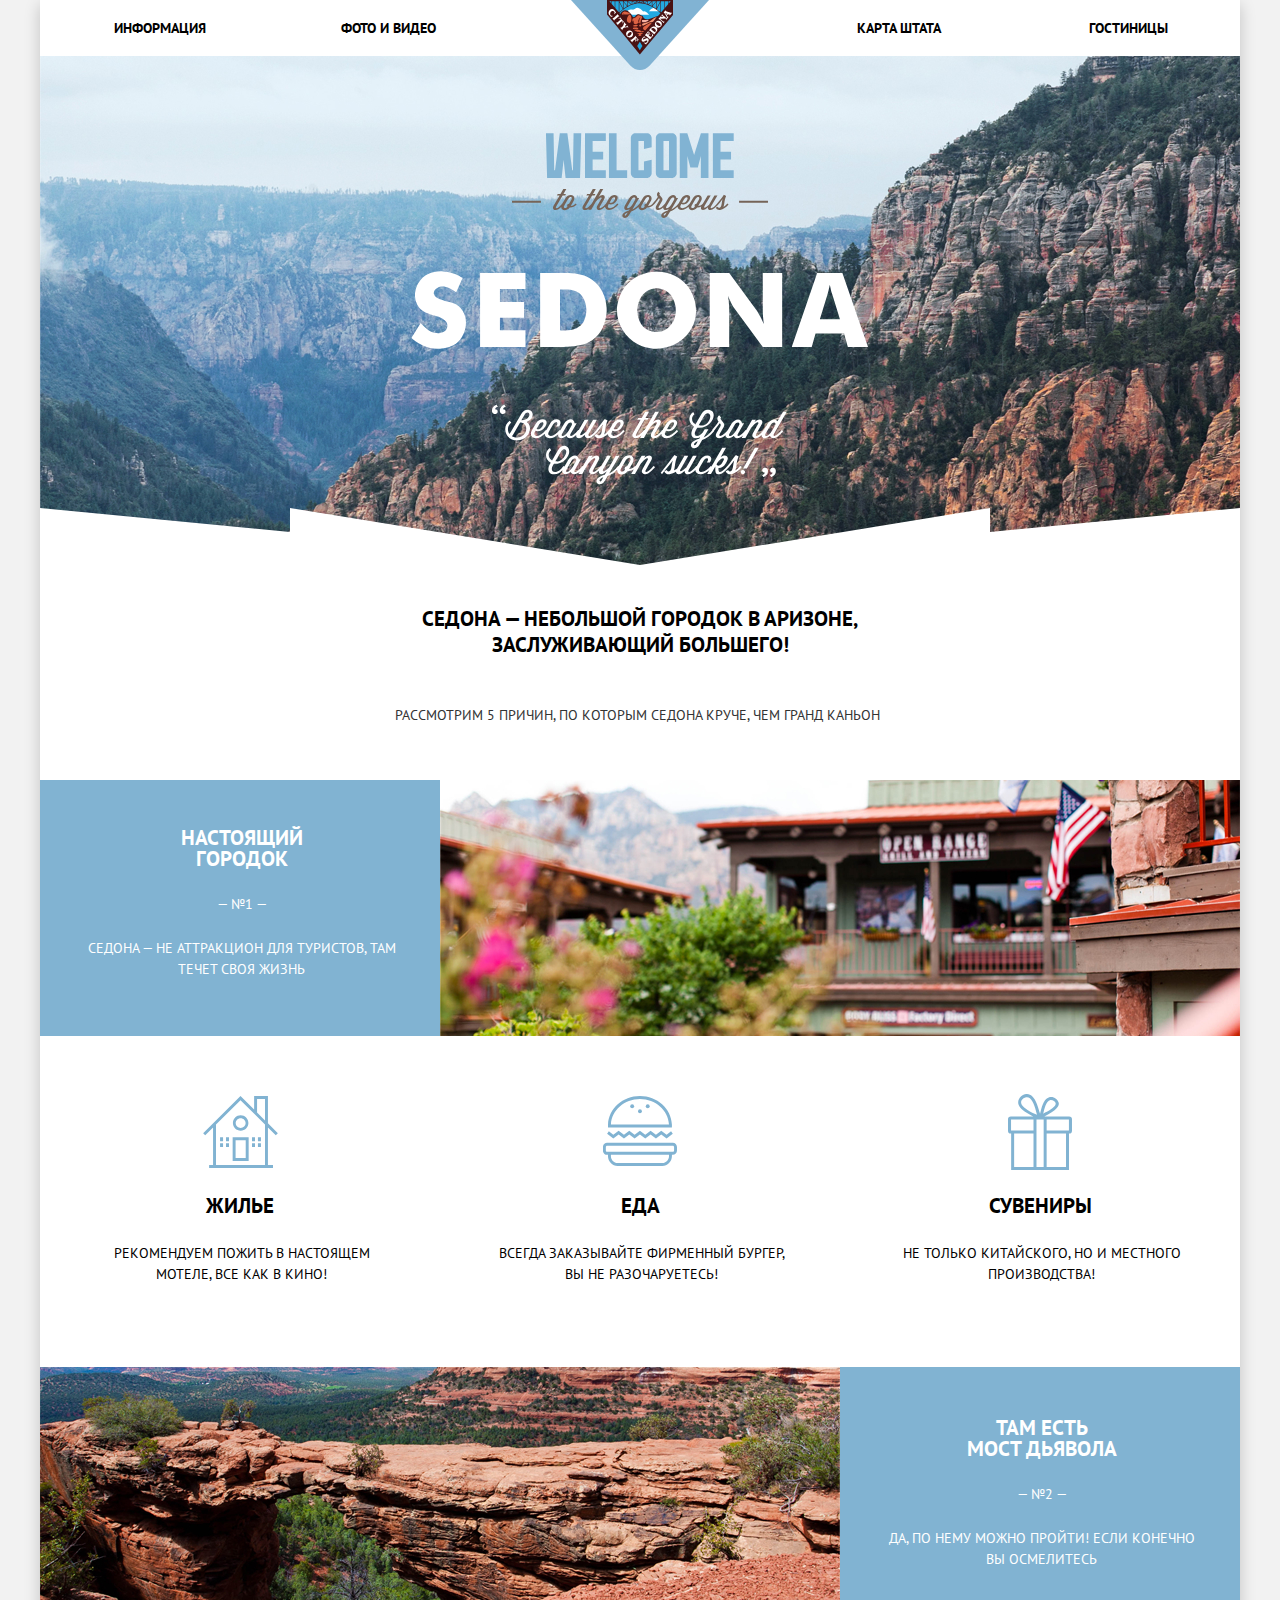
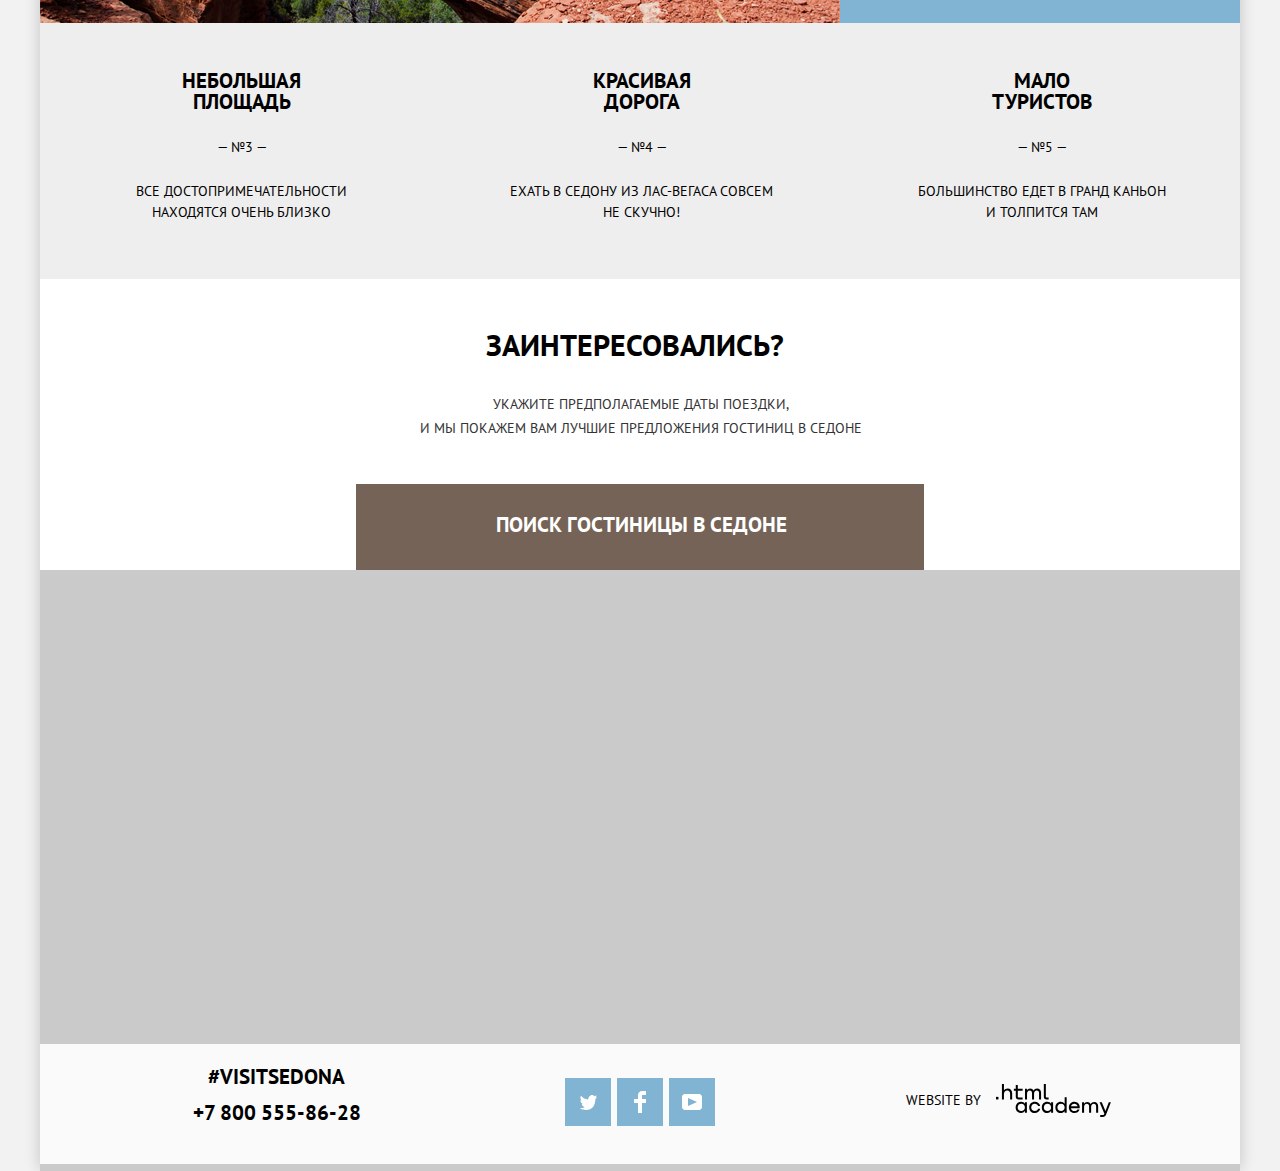
<file: index.html>
<!--  Доработка 30.06.21  -->
<!DOCTYPE html>
<html lang="ru">

<head>
    <meta charset="utf-8">
    <title>HTML Academy: Седона</title>
    <link href="https://fonts.googleapis.com/css?family=PT+Sans:400,700&amp;subset=cyrillic" rel="stylesheet">
    <link rel="icon" href="favicon.ico">
    <link rel="stylesheet" href="css/normalize.css">
    <link rel="stylesheet" href="css/style.css">
</head>

<body class="page-body">
    <header class="main-header">
        <nav class="main-nav">
            <!--главное меню сайта-->
            <a class="main-header-logo">
                <img src="img/icons/logo.svg" width="138" height="70" alt="Логотип города Седона">
            </a>
            <ul class="site-nav">
                <li>
                    <a class="nav-item" href="#">Информация</a>
                </li>
                <li>
                    <a class="nav-item" href="#">Фото и видео</a>
                </li>
                <li>
                    <a class="nav-item" href="#">Карта штата</a>
                </li>
                <li>
                    <a class="nav-item" href="catalog.html">Гостиницы</a>
                </li>
            </ul>
        </nav>
        <!--конец разметки главного меню-->
    </header>
    <main class="container">
        <!--основное содержание страницы-->

        <section class="welcome-block">
            <!--при стилизации нужно установить для этого блока свойство background-->
            <img src="img/icons/bgr-caption.svg" width="458" height="352" alt="Welcome to Sedona">
        </section>

        <section class="about-town">
            <h2 class="visually-hidden">Преимущества</h2>
            <h1>Седона &mdash; небольшой городок в Аризоне,<br /> заслуживающий большего!</h1>
            <p>Рассмотрим 5 причин, по которым Седона круче, чем Гранд Каньон</p>
        </section>

        <section class="advantages">
            <ul class="advantages-list">
                <!--список - 5 достоинств Седоны-->
                <li class="advantages-item advantages-item-full">
                    <!-- №1 -->
                    <div class="advantages-item-text">
                        <h2>Настоящий<br /> городок</h2>
                        <span>&mdash; №1 &mdash;</span>
                        <p>Седона &mdash; не аттракцион для туристов, там<br /> течет своя жизнь</p>
                    </div>
                    <div class="advantages-item-pict">
                        <img src="img/town-view.jpg" width="800" height="256" alt="Вид города">
                    </div>
                    <ul class="stuff-list">
                        <li class="stuff-item house">
                            <h3>Жилье</h3>
                            <p>Рекомендуем пожить в настоящем<br /> мотеле, все как в кино!</p>
                        </li>
                        <li class="stuff-item food">
                            <h3>Еда</h3>
                            <p>Всегда заказывайте фирменный бургер,<br /> вы не разочаруетесь!</p>
                        </li>
                        <li class="stuff-item souvenir">
                            <h3>Сувениры</h3>
                            <p>Не только китайского, но и местного<br /> производства!</p>
                        </li>
                    </ul>
                </li>
                <li class="advantages-item advantages-item-full">
                    <!-- №2 -->
                    <div class="advantages-item-pict">
                        <img src="img/devil-bridge.jpg" width="800" height="256" alt="Мост">
                    </div>
                    <div class="advantages-item-text">
                        <h2 style="margin-top: 18px">Там есть<br /> мост дьявола</h2>
                        <span>&mdash; №2 &mdash;</span>
                        <p>Да, по нему можно пройти! Если конечно<br /> вы осмелитесь</p>
                    </div>
                </li>
                <li class="advantages-item">
                    <!-- №3 -->
                    <div class="advantages-item-text">
                        <h2>Небольшая<br /> площадь</h2>
                        <span>&mdash; №3 &mdash;</span>
                        <p>Все достопримечательности<br /> находятся очень близко</p>
                    </div>
                </li>
                <li class="advantages-item">
                    <!-- №4 -->
                    <div class="advantages-item-text">
                        <h2>Красивая<br /> дорога</h2>
                        <span>&mdash; №4 &mdash;</span>
                        <p>Ехать в Седону из Лас-Вегаса совсем<br /> не скучно!</p>
                    </div>
                </li>
                <li class="advantages-item">
                    <!-- №5 -->
                    <div class="advantages-item-text">
                        <h2>Мало<br /> туристов</h2>
                        <span>&mdash; №5 &mdash;</span>
                        <p>Большинство едет в Гранд Каньон<br /> и толпится там</p>
                    </div>
                </li>
            </ul>
        </section>
        <!--advantages-->

        <section class="search-offers">
            <h2 class="visually-hidden">Предложения</h2>
            <h2>Заинтересовались?</h2>
            <p>Укажите предполагаемые даты поездки,<br />
                и мы покажем вам лучшие предложения гостиниц в Седоне
            </p>
            <button class="search-btn" type="button"><span>Поиск гостиницы в Седоне</span></button>
        </section>

        <section class="map">
            <h2 class="visually-hidden">Карта</h2>
            <form class="hotel-form" action="https://echo.htmlacademy.ru" method="get">
                <!--делаем разметку всплывающей формы поиска отеля-->
                <div class="hotel-form-item">
                    <label for="arrive-date">Дата заезда:</label>
                    <div class="input-date-block">
                        <input type="text" name="arrive-date" id="arrive-date" placeholder="24 апреля 2017">
                        <button class="calendar-btn" type="button"><span class="visually-hidden">Календарь</span></button>
                    </div>
                </div>
                <div class="hotel-form-item">
                    <label for="depart-date">Дата выезда:</label>
                    <div class="input-date-block">
                        <input type="text" name="depart-date" id="depart-date" placeholder="4 июля 2017">
                        <button class="calendar-btn" type="button"><span class="visually-hidden">Календарь</span></button>
                    </div>
                </div>
                <div class="hotel-form-item">
                    <label for="adult-count">Взрослые:</label>
                    <button class="minus-btn adult-btn" type="button"><span class="visually-hidden">Уменьшить количество</span></button>
                    <input type="text" name="adult-count" id="adult-count" placeholder="2">
                    <button class="plus-btn adult-btn" type="button"><span class="visually-hidden">Увеличить количество</span></button>
                    <label for="child-count">Дети:</label>
                    <button class="minus-btn child-btn" type="button"><span class="visually-hidden">Уменьшить количество</span></button>
                    <input type="text" name="child-count" id="child-count" placeholder="0">
                    <button class="plus-btn child-btn" type="button"><span class="visually-hidden">Увеличить количество</span></button>
                </div>
                <button class="hotel-find-btn" type="submit"><span>Найти</span></button>
            </form>
            <h2 class="visually-hidden">Карта</h2>
            <iframe class="google-map" src="https://www.google.com/maps/embed?pb=!1m18!1m12!1m3!1d838162.8883463296!2d-112.35552755251767!3d34.854373356423885!2m3!1f0!2f0!3f0!3m2!1i1024!2i768!4f13.1!3m3!1m2!1s0x872da132f942b00d%3A0x5548c523fa6c8efd!2z0KHQtdC00L7QvdCwLCDQkNGA0LjQt9C-0L3QsCA4NjMzNiwg0KHQqNCQ!5e0!3m2!1sru!2sby!4v1512217283379" width="1199" height="593" allowfullscreen title="Карта города Седона"></iframe>
            <img class="map-img" src="img/map.png" width="1199" height="593" alt="Изображение карты города">
        </section>

    </main>
    <!--конец разметки основного содержимого-->

    <footer class="main-footer">
        <!--начало разметки футера-->
        <div class="footer-tag">
            <span>#visitsedona</span>
            <a href="">+7 800 555-86-28</a>
        </div>
        <ul class="social">
            <li class="social-item">
                <a class="social-btn twitter" href="#"><span class="visually-hidden">Ссылка на страницу в Twitter</span></a>
            </li>
            <li class="social-item">
                <a class="social-btn facebook" href="#"><span class="visually-hidden">Ссылка на страницу в Facebook</span></a>
            </li>
            <li class="social-item">
                <a class="social-btn youtube" href="#"><span class="visually-hidden">Ссылка на канал в YouTube</span></a>
            </li>
        </ul>
        <div class="html-logo">
            <span>website by</span>
            <a class="html-logo-link" href="https://up.htmlacademy.ru/htmlcss/31?_ga=2.60375145.592571835.1624975184-232171182.1624975184">
                <span class="visually-hidden">Разработано HTML Academy</span>
                <svg width="115" height="33" viewBox="0 0 115 33" fill="none" aria-hidden="true" focusable="false" role="img" xmlns="http://www.w3.org/2000/svg">
                    <path d="M0 12.8691V15.4429H2.45789V12.8691H0Z" fill="currentColor" />
                    <path d="M11.6466 4.52562C10.0863 4.52562 8.82534 5.23341 8.03454 6.26294H7.94905V0H5.91864V15.4429H7.94905V10.1451C7.94905 8.02172 9.27418 6.49888 11.2191 6.49888C13.0572 6.49888 14.1258 7.87158 14.1258 9.71614V15.4429H16.1563V9.35153C16.1563 6.41308 14.3396 4.52562 11.6466 4.52562Z" fill="currentColor" />
                    <path d="M26.6171 4.82696H21.8082V1.07349H19.7778V4.82696H17.8542V6.80022H19.7778V12.7843C19.7778 14.5002 20.7396 15.4439 22.4708 15.4439H26.6171V13.4492H22.8769C22.193 13.4492 21.8082 13.0632 21.8082 12.3983V6.80022H26.6171V4.82696Z" fill="currentColor" />
                    <path d="M41.1215 4.54712C39.497 4.54712 38.2576 5.34071 37.5736 6.60618H37.5095C36.8897 5.36217 35.7356 4.54712 34.154 4.54712C32.7434 4.54712 31.6746 5.29781 31.0336 6.3488H30.948V4.82596H29.0031V15.4429H31.0336V9.99504C31.0336 8.00032 32.0806 6.54184 33.6624 6.49894C35.1584 6.45604 36.0347 7.52847 36.0347 9.13708V15.4429H38.0652V9.82343C38.0652 7.44266 39.4758 6.49894 40.6941 6.49894C42.1688 6.49894 43.0452 7.52847 43.0452 9.13708V15.4429H45.0754V8.92261C45.0754 6.3488 43.6221 4.54712 41.1215 4.54712Z" fill="currentColor" />
                    <path d="M47.8271 12.6975C47.8271 14.4348 48.8103 15.4429 50.6269 15.4429H52.6359V13.4696H50.9261C50.2422 13.4696 49.8574 13.0835 49.8574 12.4186V0H47.8271V12.6975Z" fill="currentColor" />
                    <path d="M28.9048 19.6888H28.8192C28.027 18.6227 26.7425 17.8764 25.0295 17.8551C21.882 17.8124 19.6338 20.1365 19.6338 23.4202C19.6338 26.7252 21.9248 29.0494 25.008 29.0068C26.7637 28.9853 28.027 28.1965 28.8192 27.0663H28.9048V28.7081H30.9177V18.1536H28.9048V19.6888ZM25.3077 27.0451C23.081 27.0451 21.6679 25.4245 21.6679 23.4202C21.6679 21.4159 23.081 19.7954 25.3077 19.7954C27.4703 19.7954 28.8836 21.4159 28.8836 23.4202C28.8836 25.4033 27.4703 27.0451 25.3077 27.0451Z" fill="currentColor" />
                    <path d="M44.2095 21.9915C43.717 19.6034 41.5973 17.855 38.8139 17.855C35.4524 17.855 33.2042 20.307 33.2042 23.4201C33.2042 26.5331 35.4524 29.0067 38.8139 29.0067C41.5973 29.0067 43.717 27.2155 44.2095 24.8061H42.0898C41.6617 26.1494 40.3984 27.0662 38.8354 27.0662C36.6513 27.0662 35.2381 25.4244 35.2381 23.4201C35.2381 21.4158 36.6513 19.7953 38.8354 19.7953C40.4625 19.7953 41.6617 20.7548 42.0898 21.9915H44.2095Z" fill="currentColor" />
                    <path d="M55.0836 19.6888H54.998C54.2058 18.6227 52.921 17.8764 51.2081 17.8551C48.0607 17.8124 45.8125 20.1365 45.8125 23.4202C45.8125 26.7252 48.1036 29.0494 51.1866 29.0068C52.9425 28.9853 54.2058 28.1965 54.998 27.0663H55.0836V28.7081H57.0962V18.1536H55.0836V19.6888ZM51.4866 27.0451C49.2596 27.0451 47.8466 25.4245 47.8466 23.4202C47.8466 21.4159 49.2596 19.7954 51.4866 19.7954C53.6491 19.7954 55.0622 21.4159 55.0622 23.4202C55.0622 25.4033 53.6491 27.0451 51.4866 27.0451Z" fill="currentColor" />
                    <path d="M68.6538 19.7953H68.5682C67.776 18.6652 66.4483 17.8763 64.7568 17.855C61.6738 17.8123 59.3827 20.1365 59.3827 23.4415C59.3827 26.7251 61.6309 29.0493 64.7783 29.0067C66.4483 28.9853 67.776 28.239 68.5468 27.1729H68.6538V28.708H70.6665V13.356H68.6538V19.7953ZM65.0568 27.0662C62.8298 27.0662 61.4168 25.4458 61.4168 23.4415C61.4168 21.4372 62.8298 19.8166 65.0568 19.8166C67.2193 19.8166 68.6324 21.4585 68.6324 23.4415C68.6324 25.4458 67.2193 27.0662 65.0568 27.0662Z" fill="currentColor" />
                    <path d="M78.3297 17.855C75.0752 17.855 72.8483 20.3497 72.8483 23.4414C72.8483 26.4479 74.9467 29.0067 78.3724 29.0067C80.8561 29.0067 82.8475 27.6633 83.5541 25.4244H81.4342C80.9634 26.4267 79.8286 27.0662 78.4582 27.0662C76.5312 27.0662 75.1608 25.7869 75.0108 24.1451H83.7682C84.0464 20.6269 81.8412 17.855 78.3297 17.855ZM78.2868 19.7953C79.9783 19.7953 81.2416 20.8401 81.5627 22.354H75.0538C75.3534 20.8614 76.6168 19.7953 78.2868 19.7953Z" fill="currentColor" />
                    <path d="M98.1985 17.8762C96.5713 17.8762 95.3295 18.6651 94.6443 19.9232H94.5799C93.9591 18.6865 92.8029 17.8762 91.2184 17.8762C89.8054 17.8762 88.7347 18.6225 88.0924 19.6673H88.0068V18.1534H86.0583V28.7079H88.0924V23.2921C88.0924 21.3091 89.1417 19.8592 90.7261 19.8165C92.2247 19.7739 93.1028 20.84 93.1028 22.4392V28.7079H95.1368V23.1215C95.1368 20.7547 96.5499 19.8165 97.7703 19.8165C99.2477 19.8165 100.125 20.84 100.125 22.4392V28.7079H102.16V22.226C102.16 19.6673 100.704 17.8762 98.1985 17.8762Z" fill="currentColor" />
                    <path d="M109.441 27.0237L105.801 18.1536H103.553L108.392 29.7104L108.371 29.753C108.028 30.6272 107.643 30.947 106.701 30.947H104.196V32.9726H106.701C108.542 32.9726 109.527 32.1411 110.212 30.3499L114.88 18.1536H112.803L109.441 27.0237Z" fill="currentColor" />
                </svg>
            </a>
        </div>
    </footer>
    <script src="js/script.js"></script>
</body>

</html>
</file>
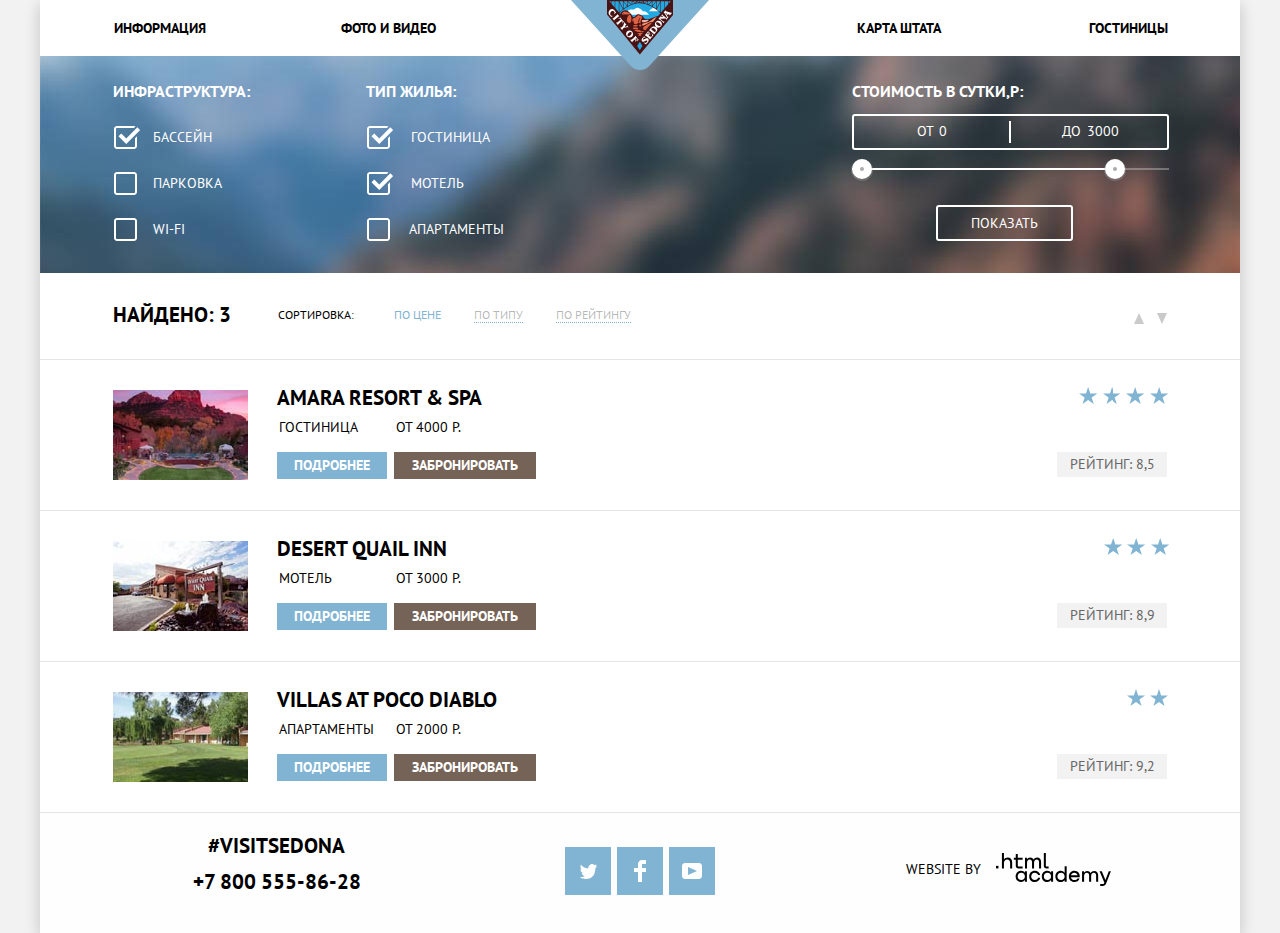
<file: catalog.html>
<!DOCTYPE html>
<html lang="ru">

<head>
  <meta charset="utf-8">
  <title>Каталог</title>
  <link href="https://fonts.googleapis.com/css?family=PT+Sans:400,700&amp;subset=cyrillic" rel="stylesheet">
  <link rel="icon" href="favicon.ico">
  <link rel="stylesheet" href="css/normalize.css">
  <link rel="stylesheet" href="css/style.css">
</head>

<body class="page-body">
  <header class="main-header">
    <nav class="main-nav">
      <!--главное меню сайта-->
      <a class="main-header-logo" href="index.html">
        <img src="img/icons/logo.svg" width="138" height="70" alt="Логотип города Седона">
      </a>
      <ul class="site-nav">
        <li>
          <a class="nav-item" href="#">Информация</a>
        </li>
        <li>
          <a class="nav-item" href="#">Фото и видео</a>
        </li>
        <li>
          <a class="nav-item" href="#">Карта штата</a>
        </li>
        <li>
          <a class="nav-item">Гостиницы</a>
        </li>
      </ul>
    </nav>
    <!--конец разметки главного меню-->
  </header>

  <main>
    <!--начало разметки основной части страницы-->
    <h1 class="visually-hidden">Каталог отелей Седоны</h1>
    <section class="hotel-select">
      <!--делаем разметку всплывающей формы поиска отеля-->
      <h2 class="visually-hidden">Выбор из каталога</h2>
      <form class="hotel-catalog-form" action="https://echo.htmlacademy.ru" method="get">
        <fieldset>
          <legend>Инфраструктура:</legend>
          <ul class="hotel-options-list">
            <li class="hotel-option">
              <input class="filter-input visually-hidden" type="checkbox" name="pool" id="pool" checked>
              <label for="pool">Бассейн</label>
            </li>
            <li class="hotel-option">
              <input class="filter-input visually-hidden" type="checkbox" name="parking" id="parking">
              <label for="parking">Парковка</label>
            </li>
            <li class="hotel-option">
              <input class="filter-input visually-hidden" type="checkbox" name="wi-fi" id="wi-fi">
              <label for="wi-fi">Wi-Fi</label>
            </li>
          </ul>
        </fieldset>
        <fieldset>
          <legend>Тип жилья:</legend>
          <ul class="hotel-options-list">
            <li class="hotel-option">
              <input class="filter-input visually-hidden" type="checkbox" name="hotel" id="hotel" checked>
              <label for="hotel">Гостиница</label>
            </li>
            <li class="hotel-option">
              <input class="filter-input visually-hidden" type="checkbox" name="motel" id="motel" checked>
              <label for="motel">Мотель</label>
            </li>
            <li class="hotel-option">
              <input class="filter-input visually-hidden" type="checkbox" name="apartments" id="apartments">
              <label for="apartments">Апартаменты</label>
            </li>
          </ul>
        </fieldset>
        <div class="price-fieldset">
          <fieldset>
            <legend>Стоимость в сутки,р:</legend>
            <div class="price-controls">
              <label class="label-price" for="min-price">от <input class="input-price" type="text" name="min-price" id="min-price" value="0"></label>
              <label class="label-price" for="max-price">до <input class="input-price" type="text" name="max-price" id="max-price" value="3000"></label>
            </div>
            <div class="range-controls">
              <div class="scale">
                <div class="bar"></div>
              </div>
              <div class="range-toggle range-toggle-min">
                <span class="visually-hidden">Ползунок минимальной цены</span>
              </div>
              <div class="range-toggle range-toggle-max">
                <span class="visually-hidden">Ползунок максимальной цены</span>
              </div>
            </div>
          </fieldset>
          <button class="filter-btn" type="submit"><span>Показать</span></button>
        </div>
        <!--price-fieldset-->
      </form>
    </section>

    <section class="hotel-catalog-sort">
      <!--выбор отеля из каталога-->
      <h2 class="visually-hidden">Результаты выбора</h2>
      <div class="hotels-sort">
        <span class="hotels-count">Найдено: 3</span>
        <span class="sorting-text">Сортировка:</span>
        <ul class="sorting-list">
          <li>
            <a class="sorting-active" href="#">по цене</a>
          </li>
          <li>
            <a href="#">по типу</a>
          </li>
          <li>
            <a href="#">по рейтингу</a>
          </li>
        </ul>
        <ul class="arrows-list">
          <li>
            <a class="arrow-up" href="#"><span class="visually-hidden">Сортировать по возрастанию</span></a>
          </li>
          <li>
            <a class="arrow-down arrow-active" href="#"><span class="visually-hidden">Сортировать по убыванию</span></a>
          </li>
        </ul>
      </div>

      <ul class="hotel-catalog-list">
        <!--отображение каталога отелей-->

        <li class="catalog-item">

          <article class="catalog-item-data">
            <img src="img/catalog-img-1.jpg" width="135" height="90" alt="Фотография Amara resort">

            <div class="catalog-item-description">
              <h2><a class="catalog-item-title" href="#">Amara resort &#38; spa</a></h2>
              <div class="catalog-item-detail">
                <p class="hotel-type">Гостиница</p>
                <a class="info-btn" href="#">Подробнее</a>
              </div>
              <div class="booking">
                <p class="hotel-price">От 4000 р.</p>
                <a class="book-btn" href="#">Забронировать</a>
              </div>
            </div>
            <!--catalog-item-description-->
            <div class="rating-data">
              <div class="rating-stars four-stars">
                <!--размещаем звёзды в background-image-->
                <span class="visually-hidden">4 звезды</span>
              </div>
              <span class="rating-score">Рейтинг: 8,5</span>
            </div>
            <!--rating-data-->
          </article>

        </li> <!-- catalog-item -->


        <li class="catalog-item">
          <article class="catalog-item-data">
            <img src="img/catalog-img-2.jpg" width="135" height="90" alt="Фотография Desert Quail">

            <div class="catalog-item-description">
              <h2><a class="catalog-item-title" href="#">Desert Quail Inn</a></h2>
              <div class="catalog-item-detail">
                <p class="hotel-type">Мотель</p>
                <a class="info-btn" href="#">Подробнее</a>
              </div>
              <div class="booking">
                <p class="hotel-price">от 3000 р.</p>
                <a class="book-btn" href="#">Забронировать</a>
              </div>
            </div>
            <!--catalog-item-description-->
            <div class="rating-data">
              <div class="rating-stars three-stars">
                <!--размещаем звёзды в background-image-->
                <span class="visually-hidden">3 звезды</span>
              </div>
              <span class="rating-score">Рейтинг: 8,9</span>
            </div>
            <!--rating-data-->
          </article>
        </li> <!-- catalog-item -->


        <li class="catalog-item">

          <article class="catalog-item-data">
            <img src="img/catalog-img-3.jpg" width="135" height="90" alt="Фотография Villas at Poco Diablo">

            <div class="catalog-item-description">
              <h2><a class="catalog-item-title" href="#">Villas at Poco Diablo</a></h2>
              <div class="catalog-item-detail">
                <p class="hotel-type">Апартаменты</p>
                <a class="info-btn" href="#">Подробнее</a>
              </div>
              <div class="booking">
                <p class="hotel-price">от 2000 р.</p>
                <a class="book-btn" href="#">Забронировать</a>
              </div>
            </div>
            <!--catalog-item-description-->
            <div class="rating-data">
              <div class="rating-stars two-stars">
                <!--размещаем звёзды в background-image-->
                <span class="visually-hidden">2 звезды</span>
              </div>
              <span class="rating-score">Рейтинг: 9,2</span>
            </div>
            <!--rating-data-->
          </article>

        </li> <!-- catalog-item -->

      </ul> <!-- catalog-data -->
    </section>
    <!--конец секции hotel-catalog-sort -->
  </main>
  <!--конец разметки основного содержимого-->

  <footer class="main-footer">
    <!--начало разметки футера-->
    <div class="footer-tag">
      <span>#visitsedona</span>
      <a href="">+7 800 555-86-28</a>
    </div>
    <ul class="social">
      <li class="social-item">
        <a class="social-btn twitter" href="#"><span class="visually-hidden">Ссылка на страницу в Twitter</span></a>
      </li>
      <li class="social-item">
        <a class="social-btn facebook" href="#"><span class="visually-hidden">Ссылка на страницу в Facebook</span></a>
      </li>
      <li class="social-item">
        <a class="social-btn youtube" href="#"><span class="visually-hidden">Ссылка на канал в YouTube</span></a>
      </li>
    </ul>
    <div class="html-logo">
      <span>website by</span>
      <a class="html-logo-link" href="https://up.htmlacademy.ru/htmlcss/31?_ga=2.60375145.592571835.1624975184-232171182.1624975184">
        <span class="visually-hidden">HTML Academy</span>
        <svg width="115" height="33" viewBox="0 0 115 33" fill="none" aria-hidden="true" focusable="false" role="img" xmlns="http://www.w3.org/2000/svg">
          <path d="M0 12.8691V15.4429H2.45789V12.8691H0Z" fill="currentColor" />
          <path d="M11.6466 4.52562C10.0863 4.52562 8.82534 5.23341 8.03454 6.26294H7.94905V0H5.91864V15.4429H7.94905V10.1451C7.94905 8.02172 9.27418 6.49888 11.2191 6.49888C13.0572 6.49888 14.1258 7.87158 14.1258 9.71614V15.4429H16.1563V9.35153C16.1563 6.41308 14.3396 4.52562 11.6466 4.52562Z" fill="currentColor" />
          <path d="M26.6171 4.82696H21.8082V1.07349H19.7778V4.82696H17.8542V6.80022H19.7778V12.7843C19.7778 14.5002 20.7396 15.4439 22.4708 15.4439H26.6171V13.4492H22.8769C22.193 13.4492 21.8082 13.0632 21.8082 12.3983V6.80022H26.6171V4.82696Z" fill="currentColor" />
          <path d="M41.1215 4.54712C39.497 4.54712 38.2576 5.34071 37.5736 6.60618H37.5095C36.8897 5.36217 35.7356 4.54712 34.154 4.54712C32.7434 4.54712 31.6746 5.29781 31.0336 6.3488H30.948V4.82596H29.0031V15.4429H31.0336V9.99504C31.0336 8.00032 32.0806 6.54184 33.6624 6.49894C35.1584 6.45604 36.0347 7.52847 36.0347 9.13708V15.4429H38.0652V9.82343C38.0652 7.44266 39.4758 6.49894 40.6941 6.49894C42.1688 6.49894 43.0452 7.52847 43.0452 9.13708V15.4429H45.0754V8.92261C45.0754 6.3488 43.6221 4.54712 41.1215 4.54712Z" fill="currentColor" />
          <path d="M47.8271 12.6975C47.8271 14.4348 48.8103 15.4429 50.6269 15.4429H52.6359V13.4696H50.9261C50.2422 13.4696 49.8574 13.0835 49.8574 12.4186V0H47.8271V12.6975Z" fill="currentColor" />
          <path d="M28.9048 19.6888H28.8192C28.027 18.6227 26.7425 17.8764 25.0295 17.8551C21.882 17.8124 19.6338 20.1365 19.6338 23.4202C19.6338 26.7252 21.9248 29.0494 25.008 29.0068C26.7637 28.9853 28.027 28.1965 28.8192 27.0663H28.9048V28.7081H30.9177V18.1536H28.9048V19.6888ZM25.3077 27.0451C23.081 27.0451 21.6679 25.4245 21.6679 23.4202C21.6679 21.4159 23.081 19.7954 25.3077 19.7954C27.4703 19.7954 28.8836 21.4159 28.8836 23.4202C28.8836 25.4033 27.4703 27.0451 25.3077 27.0451Z" fill="currentColor" />
          <path d="M44.2095 21.9915C43.717 19.6034 41.5973 17.855 38.8139 17.855C35.4524 17.855 33.2042 20.307 33.2042 23.4201C33.2042 26.5331 35.4524 29.0067 38.8139 29.0067C41.5973 29.0067 43.717 27.2155 44.2095 24.8061H42.0898C41.6617 26.1494 40.3984 27.0662 38.8354 27.0662C36.6513 27.0662 35.2381 25.4244 35.2381 23.4201C35.2381 21.4158 36.6513 19.7953 38.8354 19.7953C40.4625 19.7953 41.6617 20.7548 42.0898 21.9915H44.2095Z" fill="currentColor" />
          <path d="M55.0836 19.6888H54.998C54.2058 18.6227 52.921 17.8764 51.2081 17.8551C48.0607 17.8124 45.8125 20.1365 45.8125 23.4202C45.8125 26.7252 48.1036 29.0494 51.1866 29.0068C52.9425 28.9853 54.2058 28.1965 54.998 27.0663H55.0836V28.7081H57.0962V18.1536H55.0836V19.6888ZM51.4866 27.0451C49.2596 27.0451 47.8466 25.4245 47.8466 23.4202C47.8466 21.4159 49.2596 19.7954 51.4866 19.7954C53.6491 19.7954 55.0622 21.4159 55.0622 23.4202C55.0622 25.4033 53.6491 27.0451 51.4866 27.0451Z" fill="currentColor" />
          <path d="M68.6538 19.7953H68.5682C67.776 18.6652 66.4483 17.8763 64.7568 17.855C61.6738 17.8123 59.3827 20.1365 59.3827 23.4415C59.3827 26.7251 61.6309 29.0493 64.7783 29.0067C66.4483 28.9853 67.776 28.239 68.5468 27.1729H68.6538V28.708H70.6665V13.356H68.6538V19.7953ZM65.0568 27.0662C62.8298 27.0662 61.4168 25.4458 61.4168 23.4415C61.4168 21.4372 62.8298 19.8166 65.0568 19.8166C67.2193 19.8166 68.6324 21.4585 68.6324 23.4415C68.6324 25.4458 67.2193 27.0662 65.0568 27.0662Z" fill="currentColor" />
          <path d="M78.3297 17.855C75.0752 17.855 72.8483 20.3497 72.8483 23.4414C72.8483 26.4479 74.9467 29.0067 78.3724 29.0067C80.8561 29.0067 82.8475 27.6633 83.5541 25.4244H81.4342C80.9634 26.4267 79.8286 27.0662 78.4582 27.0662C76.5312 27.0662 75.1608 25.7869 75.0108 24.1451H83.7682C84.0464 20.6269 81.8412 17.855 78.3297 17.855ZM78.2868 19.7953C79.9783 19.7953 81.2416 20.8401 81.5627 22.354H75.0538C75.3534 20.8614 76.6168 19.7953 78.2868 19.7953Z" fill="currentColor" />
          <path d="M98.1985 17.8762C96.5713 17.8762 95.3295 18.6651 94.6443 19.9232H94.5799C93.9591 18.6865 92.8029 17.8762 91.2184 17.8762C89.8054 17.8762 88.7347 18.6225 88.0924 19.6673H88.0068V18.1534H86.0583V28.7079H88.0924V23.2921C88.0924 21.3091 89.1417 19.8592 90.7261 19.8165C92.2247 19.7739 93.1028 20.84 93.1028 22.4392V28.7079H95.1368V23.1215C95.1368 20.7547 96.5499 19.8165 97.7703 19.8165C99.2477 19.8165 100.125 20.84 100.125 22.4392V28.7079H102.16V22.226C102.16 19.6673 100.704 17.8762 98.1985 17.8762Z" fill="currentColor" />
          <path d="M109.441 27.0237L105.801 18.1536H103.553L108.392 29.7104L108.371 29.753C108.028 30.6272 107.643 30.947 106.701 30.947H104.196V32.9726H106.701C108.542 32.9726 109.527 32.1411 110.212 30.3499L114.88 18.1536H112.803L109.441 27.0237Z" fill="currentColor" />
        </svg>
      </a>
    </div>
  </footer>

</body>

</html>
</file>
<file: css/style.css>
/*General*/
* {
  box-sizing: border-box;
}

:root {
  --basic-black: #000000;
  --special-black: #333333;
  --basic-white: #FFFFFF;
  --basic-opacity: rgba(0, 0, 0, 0.3);
  --extra-opacity: rgba(255, 255, 255, 0.9);
  --light-opacity: rgba(255, 255, 255, 0.3);
  --basic-light-blue: #81B3D2;
  --special-light-blue: #669EC0;
  --special-dark-blue: #5496BD;
  --basic-brown: #766357;
  --special-brown: #604E43;
  --special-dark-brown: #503E33;
  --basic-gray: #CACACA;
  --extra-gray: #E5E5E5;
  --special-gray: #666666;
  --mid-gray: #A9A9A9;
  --basic-neutral: #F2F2F2;
  --simple-neutral: #ABABAB;
  --extra-neutral: #EEEEEE;
  --special-neutral-1: #EBEBEB;
  --special-neutral-2: #A9A9A9;
  --special-neutral-3: #BDBBBC;
  --basic-shadow: rgba(0, 0, 0, 0.2);
  --special-shadow: rgba(171, 171, 171, 0.3);
}

.page-body {
  font-family: "PT Sans", "Arial", sans-serif;
  font-size: 14px;
  line-height: 26px;
  font-weight: 700;
  min-width: 768px;
  max-width: 1200px;
  width: 100%;
  margin: 0 auto;
  color: var(--basic-black);
  text-transform: uppercase;
  background-color: var(--basic-neutral);
  box-shadow: 0 5px 15px 0 var(--basic-shadow);
}

.page-body a {
  text-decoration: none;
}

.page-body img {
  max-width: 100%;
  height: auto;
  display: block;
}

.visually-hidden,
input[type="checkbox"].visually-hidden {
  position: absolute;
  width: 1px;
  height: 1px;
  margin: -1px;
  padding: 0;
  border: 0;
  white-space: nowrap;
  -webkit-clip-path: inset(100%);
  clip-path: inset(100%);
  clip: rect(0 0 0 0);
  overflow: hidden;
}

/*Header*/

.main-header {
  min-height: 56px;
  background-color: var(--basic-white);
}

.main-nav {
  position: relative;
}

.main-header-logo {
  position: absolute;
  top: 0;
  right: 0;
  left: 0;
  z-index: 99;
  width: 138px;
  height: 70px;
  margin: auto;
}

.site-nav {
  display: flex;
  flex-wrap: wrap;
  list-style: none;
  margin: 0;
  padding: 0;
  background-color: var(--basic-white);
  justify-content: space-between;
}

.site-nav li {
  width: 200px;
  padding: 15px 0 0 2px;
}

.site-nav li:nth-child(4n+1),
.site-nav li:nth-child(4n+2) {
  text-align: left;
}

.site-nav li:nth-child(4n+3),
.site-nav li:nth-child(4n+4) {
  text-align: right;
}

.site-nav li:nth-child(4n+1) {
  margin-left: 72px;
}

.site-nav li:nth-child(4n+3) {
  margin-left: 175px;
}

.site-nav li:nth-child(4n+4) {
  margin-right: 72px;
}


.site-nav a {
  color: var(--basic-black);
}

.site-nav a:hover,
.site-nav a:focus {
  color: var(--basic-light-blue);
}

.site-nav a:active {
  color: var(--basic-brown);
}


/*Main*/

/*Main page*/
.welcome-block {
  text-align: center;
  position: relative;
  background-color: var(--basic-light-blue);
  background-image: url("../img/town-bgr.jpg");
  background-repeat: no-repeat;
  background-size: cover;
  background-position: 50% 20%;
  padding-top: 77px;
  padding-bottom: 80px;
}

.welcome-block img {
  margin: 0 auto;
}

.welcome-block::after {
  content: "";
  display: block;
  position: absolute;
  bottom: 0;
  width: 100%;
  min-height: 57px;
  background-image: url("../img/icons/bgr-shape.svg");
  background-repeat: no-repeat;
  background-size: contain;
  background-position: bottom;
}

.about-town {
  width: 100%;
  padding: 27px 0;
  padding-bottom: 38px;
  background-color: var(--basic-white);
}

.about-town h1 {
  line-height: 26px;
  text-align: center;
  font-size: 21px;
  font-weight: 700;
  color: var(--basic-black);
  margin-bottom: 44px;
}

.about-town p {
  line-height: 26px;
  text-align: center;
  font-size: 14px;
  font-weight: 400;
  color: var(--special-black);
  padding-right: 5px;
}

.advantages-item {
  display: flex;
  flex-wrap: wrap;
  min-height: 256px;
  background-color: var(--extra-neutral);
}

.advantages-list {
  list-style: none;
  display: grid;
  margin: 0;
  padding: 0;
  grid-template-columns: 1fr 1fr 1fr;
}

.advantages-item-full {
  grid-column: 1/-1;
}

.advantages-item-text {
  width: 400px;
  text-align: center;
  line-height: 21px;
  padding-top: 32px;
  padding-left: 25px;
  padding-right: 22px;
}

.advantages-item-full .advantages-item-text {
  color: var(--basic-white);
  background-color: var(--basic-light-blue);
}

.advantages-item-pict {
  width: 800px;
}

.stuff-list {
  width: 100%;
  list-style: none;
  display: grid;
  grid-template-columns: 1fr 1fr 1fr;
  background-color: white;
  padding: 0;
  margin: 0;
}

.advantages-item-text h2 {
  font-size: 21px;
  font-weight: 700;
  margin-top: 15px;
  margin-bottom: 25px;
}

.advantages-item-text span,
.advantages-item-text p {
  font-size: 14px;
  font-weight: 400;
  margin-bottom: 23px;
  display: block;
}

.stuff-item {
  text-align: center;
  background-repeat: no-repeat;
  background-position: center 60px;
  background-color: var(--basic-white);
  padding-top: 138px;
  padding-bottom: 68px;
}

.house {
  background-image: url("../img/icons/house.svg");
}

.food {
  background-image: url("../img/icons/burger.svg");
}

.souvenir {
  background-image: url("../img/icons/souvenir.svg");
  background-position: 168px 58px;
}

.price-fieldset {
  width: 30%;
  min-width: 220px;
  margin-left: auto;
}

.price-fieldset fieldset {
  border: none;
  margin-left: -8px;
  margin-top: -3px;
}


.price-controls {
  display: flex;
  position: relative;
  height: 36px;
  width: 317px;
  margin-top: 7px;
  margin-bottom: 18px;
  padding: 0;
  border-width: 2px;
  border-style: solid;
  border-color: var(--basic-white);
  border-radius: 3px;
}

.price-controls::after {
  /* вертикальная линия-разделитель */
  content: "";
  position: absolute;
  top: 50%;
  left: 50%;
  width: 2px;
  height: 22px;
  background-color: var(--basic-white);
  transform: translate(-50%, -50%);
}

.label-price {
  width: 48%;
  max-width: 150px;
  text-align: right;
}

.price-controls label[for="min-price"] {
  margin-top: -1px;
  margin-left: -1px;
}

.price-controls label[for="max-price"] {
  margin-top: -1px;
  margin-left: -2px;
}

.input-price {
  width: 47%;
  max-width: 66px;
  height: 32px;
  background-color: transparent;
  border: none;
}

.range-controls {
  position: relative;
  margin-bottom: 20px;
}

.range-controls .scale {
  height: 2px;
  background-color: var(--light-opacity);
}

.range-controls .bar {
  width: 80%;
  height: 2px;
  background-color: var(--basic-white);
}

.range-toggle {
  position: absolute;
  top: -9px;
  width: 20px;
  height: 20px;
  background-color: var(--simple-neutral);
  border-width: 8px;
  border-style: solid;
  border-color: var(--basic-white);
  border-radius: 50%;
  box-shadow: 0 1px 0px 1px var(--special-shadow);
  cursor: pointer;
}

.range-toggle-min {
  left: 0px;
}

.range-toggle-min:hover {
  transform: scale(1.1);
}

.range-toggle-max {
  left: 80%;
}

.range-toggle-max:hover {
  transform: scale(1.1);
}

.stuff-item h3 {
  font-size: 21px;
  font-weight: 700;
  line-height: 21px;
  margin-bottom: 27px;
}

.stuff-item p {
  font-size: 14px;
  font-weight: 400;
  line-height: 21px;
  padding-left: 3px;
}

.search-offers {
  width: 100%;
  text-align: center;
  background-color: var(--basic-white);
}

.search-offers h2 {
  font-size: 30px;
  line-height: 36px;
  margin: 0 auto;
  padding-top: 48px;
  padding-bottom: 15px;
  padding-right: 10px;
}

.search-offers p {
  font-family: 'PT SANS';
  font-style: normal;
  font-weight: 400;
  line-height: 24px;
  color: var(--special-black);
  padding-left: 2px;
}

.search-btn {
  display: block;
  width: 568px;
  min-height: 86px;
  margin: 0 auto;
  margin-top: 44px;
  padding: 25px 30px 30px 32px;
  font: inherit;
  font-size: 21px;
  line-height: 26px;
  border: none;
  border-radius: 0;
  background-color: var(--basic-brown);
  color: var(--basic-white);
  font-family: inherit;
  text-transform: uppercase;
}

.search-btn:hover,
.search-btn:focus {
  background-color: var(--special-brown);
}

.search-btn:active {
  color: var(--basic-opacity);
  background-color: var(--special-dark-brown);
}

.map {
  position: relative;
  min-height: 593px;
  width: 100%;
  background-color: var(--basic-gray);
  margin-bottom: -127px;
  overflow: hidden;
}

/*Search form for hotels*/

.hotel-form {
  display: flex;
  flex-direction: column;
  position: absolute;
  /* относительно блока .map */
  top: 0;
  left: 50%;
  transform: translateX(-50%);
  width: 568px;
  min-height: 395px;
  padding: 55px;
  margin: 0 auto;
  background-color: var(--basic-white);
  box-shadow: 0 5px 15px 0 var(--basic-shadow);
}

.hotel-form-close {
  display: none;
}

.hotel-form-open {
  display: flex;
  animation: fadeTop 2s ease;
}

.hotel-form .modal-error input {
  border-color: red;
}

.hotel-form-item {
  display: flex;
  flex-wrap: wrap;
  margin-bottom: 29px;
}

.input-date-block {
  position: relative;
}

.hotel-form label,
.hotel-form input {
  font: inherit;
  font-size: 14px;
  font-weight: 700;
  line-height: 26px;
  color: var(--basic-black);
  text-transform: uppercase;
}

.hotel-form input {
  width: 346px;
  height: 38px;
  padding-left: 11px;
  padding-right: 35px;
  padding-bottom: 5px;
  background-color: var(--basic-neutral);
  border-width: 2px;
  border-style: solid;
  border-color: var(--basic-neutral);
}

.hotel-form input:hover {
  background-color: var(--special-neutral-1);
  border-width: 2px;
  border-style: solid;
  border-color: var(--special-neutral-1);
}

.hotel-form input:focus {
  background-color: var(--basic-white);
  border-width: 2px;
  border-style: solid;
  border-color: var(--special-neutral-1);
}

.hotel-form label {
  min-height: 38px;
  width: 112px;
  padding-top: 5px;
  text-align: left;
}

.hotel-form label[for="child-count"] {
  width: 118px;
  padding-left: 27px;
  text-align: center;
}

.hotel-form input[name="child-count"],
.hotel-form input[name="adult-count"] {
  width: 38px;
  padding-left: 7px;
  padding-right: 5px;
  text-align: center;
}

.minus-btn,
.plus-btn {
  position: relative;
  width: 38px;
  height: 38px;
  background-color: var(--basic-neutral);
  border: none;
}

.plus-btn::before {
  /* знак + */
  content: "";
  position: absolute;
  top: 14px;
  left: 17px;
  height: 11px;
  width: 3px;
  background-color: var(--mid-gray);
}

.plus-btn::after {
  /* знак + */
  content: "";
  position: absolute;
  top: 18px;
  left: 13px;
  height: 3px;
  width: 11px;
  background-color: var(--mid-gray);
}

.minus-btn::after {
  /* знак - */
  content: "";
  position: absolute;
  top: 19px;
  left: 15px;
  height: 3px;
  width: 11px;
  background-color: var(--mid-gray);
}

.plus-btn:active::before,
.plus-btn:active::after,
.minus-btn:active::after {
  background-color: var(--basic-light-blue);
}

.plus-btn:hover::before,
.plus-btn:hover::after,
.plus-btn:focus::before,
.plus-btn:focus::after,
.minus-btn:hover::after,
.minus-btn:focus::after {
  background-color: var(--basic-black);
}

.calendar-btn {
  position: absolute;
  /*отн. input-date-block*/
  right: 7px;
  top: 6px;
  margin: 0;
  padding: 0;
  width: 25px;
  height: 25px;
  background-color: transparent;
  background-image: url("../img/icons/calendar.svg");
  background-repeat: no-repeat;
  background-position: center;
  border: none;
}

.calendar-btn:hover,
.calendar-btn:focus {
  background-image: url("../img/icons/calendar-hover.svg");
}

.calendar-btn:active {
  background-image: url("../img/icons/calendar-active.svg");
}

.plus-btn,
.minus-btn {
  width: 38px;
  height: 38px;
  background-color: var(--basic-neutral);
  border: none;
}

.hotel-find-btn {
  display: block;
  font: inherit;
  font-size: 21px;
  font-weight: 700;
  line-height: 26px;
  color: var(--basic-white);
  text-transform: uppercase;
  text-align: center;
  background-color: var(--basic-light-blue);
  border: none;
  min-height: 58px;
  width: 100%;
  margin: 0 auto;
  margin-top: 25px;
  padding-bottom: 3px;
}

.hotel-find-btn:hover,
.hotel-find-btn:focus {
  background-color: var(--special-light-blue);
}

.hotel-find-btn:active {
  color: var(--basic-opacity);
  background-color: var(--special-dark-blue);
}

/*Catalog page*/
.hotel-select {
  min-height: 217px;
  padding-top: 28px;
  padding-bottom: 28px;
  padding-left: 73px;
  padding-right: 73px;
  background-color: var(--basic-neutral);
  background-image: url("../img/town-bgr-blur.jpg");
  background-repeat: no-repeat;
  background-size: cover;
  background-position: 50% 16%;
}

.hotel-catalog-form {
  display: flex;
}

.hotel-catalog-form > fieldset {
  margin: 0;
  padding: 0;
  border: none;
  min-width: 204px;
  width: 253px;
  margin-top: -3px;
}

.hotel-catalog-form legend {
  margin: 0;
  font-size: 16px;
  line-height: 21px;
  color: var(--basic-white);
}

.hotel-catalog-form input,
.hotel-catalog-form label {
  font: inherit;
  font-size: 14px;
  font-weight: 400;
  line-height: 21px;
  color: var(--basic-white);
}

.hotel-options-list {
  list-style: none;
  margin: 0;
  padding: 0;
  margin-top: 22px;
  list-style: none;
}

.hotel-option {
  margin-bottom: 20px;
}

.hotel-option:last-child {
  margin-bottom: 0;
}

.hotel-option label {
  position: relative;
  /* padding-left: 38px; */
}

.hotel-option label[for="pool"],
.hotel-option label[for="parking"],
.hotel-option label[for="wi-fi"] {
  padding-left: 35px;
  margin-left: 5px;
}

.hotel-option label[for="hotel"],
.hotel-option label[for="motel"] {
  padding-left: 40px;
  margin-left: 5px;
}

.hotel-option label[for="apartments"] {
  padding-left: 38px;
  margin-left: 5px;
}


.filter-input + label::before {
  content: "";
  position: absolute;
  top: -2px;
  left: -4px;
  width: 26px;
  height: 23px;
  background-image: url("../img/icons/checkbox-off-enabled.svg");
  background-repeat: no-repeat;
  background-position: 0 0;
}

.filter-input:checked + label::before {
  background-image: url("../img/icons/checkbox-on-enabled.svg");
}

.filter-input:disabled + label::before {
  background-image: url("../img/icons/checkbox-off-disabled.svg");
}

.filter-input:checked:disabled + label::before {
  background-image: url("../img/icons/checkbox-on-disabled.svg");
}

.filter-btn {
  display: block;
  width: 137px;
  height: 36px;
  font: inherit;
  font-size: 14px;
  font-weight: 400;
  line-height: 21px;
  color: var(--basic-white);
  text-transform: uppercase;
  background-color: transparent;
  border-width: 2px;
  border-style: solid;
  border-color: var(--basic-white);
  border-radius: 3px;
  margin-left: 85px;
  margin-top: 5px;
}

.filter-btn:hover {
  color: var(--basic-black);
  background-color: var(--basic-white);
}

.hotel-catalog-sort {
  background-color: var(--basic-white);
}

.hotels-sort {
  display: flex;
  align-items: center;
  min-height: 86px;
  padding-top: 25px;
  padding-bottom: 28px;
  padding-left: 73px;
  padding-right: 73px;
}

.hotels-count {
  font-size: 21px;
  font-weight: 700;
  line-height: 26px;
  margin: 0;
  min-width: 120px;
  margin-right: 45px;
  display: block;
  color: var(--basic-black);
}

.sorting-text {
  font-size: 12px;
  font-weight: 400;
  line-height: 18px;
  margin: 0;
  margin-right: 40px;
  color: var(--basic-black);
}

.sorting-list {
  display: flex;
  flex-wrap: nowrap;
  list-style: none;
  width: 100%;
  margin: 0;
  padding: 0;
}

.sorting-list li {
  margin-right: 33px;
}

.sorting-type-list li:last-child {
  margin-right: 0;
}

.sorting-list a {
  font-size: 12px;
  font-weight: 400;
  color: var(--basic-opacity);
  border-bottom-width: 1px;
  border-bottom-style: dotted;
  border-bottom-color: var(--basic-light-blue);
}

.sorting-list a:hover,
.sorting-list a:focus {
  color: var(--basic-light-blue);
  border-bottom-width: 1px;
  border-bottom-style: dotted;
  border-bottom-color: var(--basic-light-blue);
}

.sorting-list a:active {
  color: var(--basic-black);
  border-bottom: none;
}

.sorting-list a.sorting-active {
  color: var(--basic-light-blue);
  border-bottom: none;
}

.arrows-list {
  display: flex;
  margin: 0;
  padding: 0;
  list-style: none;
}

.arrows-list li {
  display: flex;
  width: 10px;
  height: 10px;
  margin-left: 10px;
}

.arrows-list li:first-child {
  margin-left: 0;
}

.arrows-list a {
  position: relative;
  width: 100%;
  height: 100%;
}

.arrow-up::before {
  position: absolute;
  content: "";
  left: -3px;
  top: 3px;
  width: 0;
  height: 0;
  border-style: solid;
  border-width: 0 5px 11px 5px;
  border-top-color: transparent;
  border-right-color: transparent;
  border-bottom-color: var(--basic-gray);
  border-left-color: transparent;
}

.arrow-down::before {
  position: absolute;
  content: "";
  left: 0;
  top: 3px;
  width: 0;
  height: 0;
  border-style: solid;
  border-width: 11px 5px 0 5px;
  border-top-color: var(--basic-gray);
  border-right-color: transparent;
  border-bottom-color: transparent;
  border-left-color: transparent;
}

.arrow-up,
.arrow-down {
  position: relative;
}

.arrow-up:hover::before {
  border-top-color: transparent;
  border-bottom-color: var(--basic-black);
}

.arrow-down:hover::before {
  border-top-color: var(--basic-black);
  border-bottom-color: transparent;
}

.arrow-up:focus::before,
.arrow-up:active::before {
  border-top-color: transparent;
  border-bottom-color: var(--basic-light-blue);
}

.arrow-down:focus::before,
.arrow-down:active::before {
  border-top-color: var(--basic-light-blue);
  border-bottom-color: transparent;
}

.hotel-catalog-list {
  list-style: none;
  margin: 0;
  padding: 0;
}

.hotel-catalog-list:last-child {
  border-bottom-width: 1px;
  border-bottom-style: solid;
  border-bottom-color: var(--extra-gray);
}

.catalog-item {
  min-height: 150px;
  border-top-width: 1px;
  border-top-style: solid;
  border-top-color: var(--extra-gray);
  padding-left: 73px;
  padding-right: 73px;
}

.catalog-item-data {
  display: grid;
  grid-template-columns: 135px 1fr 110px;
  min-height: 150px;
  padding-top: 25px;
}

.catalog-item-description {
  display: flex;
  flex-wrap: wrap;
  padding-left: 29px;
  padding-right: 29px;
  padding-bottom: 18px;
}

.catalog-item-description h2 {
  width: 100%;
  margin: 0;
}

.catalog-item-data img {
  width: 135px;
  height: 90px;
  margin-right: 30px;
  margin-top: 5px;
}


.hotel-type,
.hotel-price {
  margin-right: 0;
  margin-left: -8px;
  margin-top: -18px;
  margin-bottom: 14px;
}


.catalog-item-title {
  font-size: 21px;
  font-weight: 700;
  line-height: 26px;
  text-decoration: none;
  color: var(--basic-black);
  margin-top: -8px;
  display: inline;
}

.catalog-item-title:hover,
.catalog-item-title:focus {
  color: var(--basic-light-blue);
}

.catalog-item-title:active {
  color: var(--basic-opacity);
}

.hotel-type,
.hotel-price,
.rating-stars,
.rating-score {
  font-weight: 400;
  line-height: 21px;
  padding: 10px;
  display: block;
}

.info-btn {
  display: block;
  width: 110px;
  height: 27px;
  line-height: 21px;
  text-align: center;
  padding: 3px 17px;
  margin-right: 7px;
  margin-top: -10px;
  color: var(--basic-white);
}

.book-btn {
  display: block;
  width: 142px;
  height: 27px;
  line-height: 21px;
  text-align: center;
  padding: 3px 17px;
  margin-top: -10px;
  color: var(--basic-white);
}

.info-btn {
  background-color: var(--basic-light-blue);
}

.book-btn {
  background-color: var(--basic-brown);
}

.info-btn:hover {
  background-color: var(--special-light-blue);
}

.book-btn:hover {
  background-color: var(--special-brown);
}

.info-btn:active {
  background-color: var(--special-dark-blue);
}

.book-btn:active {
  background-color: var(--special-dark-brown);
}

.rating-data {
  min-width: 110px;
}

.rating-stars {
  width: 100px;
  height: 20px;
  text-align: right;
  background-image: url("../img/icons/star.svg");
  background-repeat: space no-repeat;
}

.one-star {
  width: 18px;
}

.two-stars {
  width: 41px;
  margin-left: 70px;
  margin-top: 2px;
}

.three-stars {
  width: 65px;
  margin-left: 47px;
  margin-top: 2px;
}

.four-stars {
  width: 89px;
  margin-left: 22px;
  margin-top: 2px;
}

.five-stars {
  width: 107px;
}

.rating-score {
  color: var(--special-gray);
  text-align: center;
  background-color: var(--basic-neutral);
  margin-top: 45px;
  padding: 2px;
}

.google-map {
  border: none;
}

.map .map-img-close {
  display: none;
}

/*Footer*/
.main-footer {
  display: grid;
  position: relative;
  grid-template-columns: 1fr 1fr 1fr;
  min-height: 120px;
  background-color: var(--extra-opacity);
}

.footer-tag,
.social,
.html-logo {
  /* width: 33.33%; */
  text-align: center;
}

.footer-tag {
  display: flex;
  flex-direction: column;
  justify-content: center;
  align-items: center;
  padding-left: 72px;
  padding-bottom: 25px;
}

.footer-tag span {
  font-size: 21px;
  min-width: 200px;
  color: var(--basic-black);
  padding-top: 7px;
  margin-bottom: 5px;
}

.footer-tag a {
  font-size: 21px;
  min-width: 200px;
  color: var(--basic-black);
  padding-top: 5px;
  padding-left: 2px;
}

.social {
  list-style: none;
  margin: 0;
  padding: 0;
  display: flex;
  justify-content: center;
  align-items: center;
}

.social-item {
  width: 46px;
  height: 48px;
  margin: 0 3px 4px 3px;
  background-color: var(--special-dark-blue);
}

.social-btn {
  display: block;
  width: 46px;
  height: 48px;
  color: var(--basic-white);
  background-color: var(--basic-light-blue);
  background-repeat: no-repeat;
  background-position: 50% 50%;
}

.social-btn:hover,
.social-btn:focus {
  background-color: var(--special-light-blue);
}

.social-btn:active {
  background-color: transparent;
  opacity: 0.3;
}

.twitter {
  background-image: url("../img/icons/twitter.svg");
}

.facebook {
  background-image: url("../img/icons/facebook.svg");
}

.youtube {
  background-image: url("../img/icons/youtube.svg");
}

.html-logo {
  display: flex;
  align-items: center;
  justify-content: center;
  padding-right: 62px;
}

.html-logo span {
  font-size: 14px;
  font-weight: 400;
  text-align: right;
  margin-right: 8px;
  margin-left: -2px;
  padding-right: 7px;
  padding-bottom: 8px;
}

.html-logo-link {
  display: block;
  width: 115px;
  height: 33px;
  color: var(--basic-black);
  margin-top: -7px;
}

.html-logo-link:hover,
.html-logo-link:focus {
  color: var(--basic-light-blue);
}

.html-logo-link:active {
  color: var(--special-neutral-3);
}

@keyframes fadeTop {
  from {
    transform: translateX(-50%) translateY(-100%);
  }

  to {
    transform: translateX(-50%) translateY(0);
  }
}
</file>
